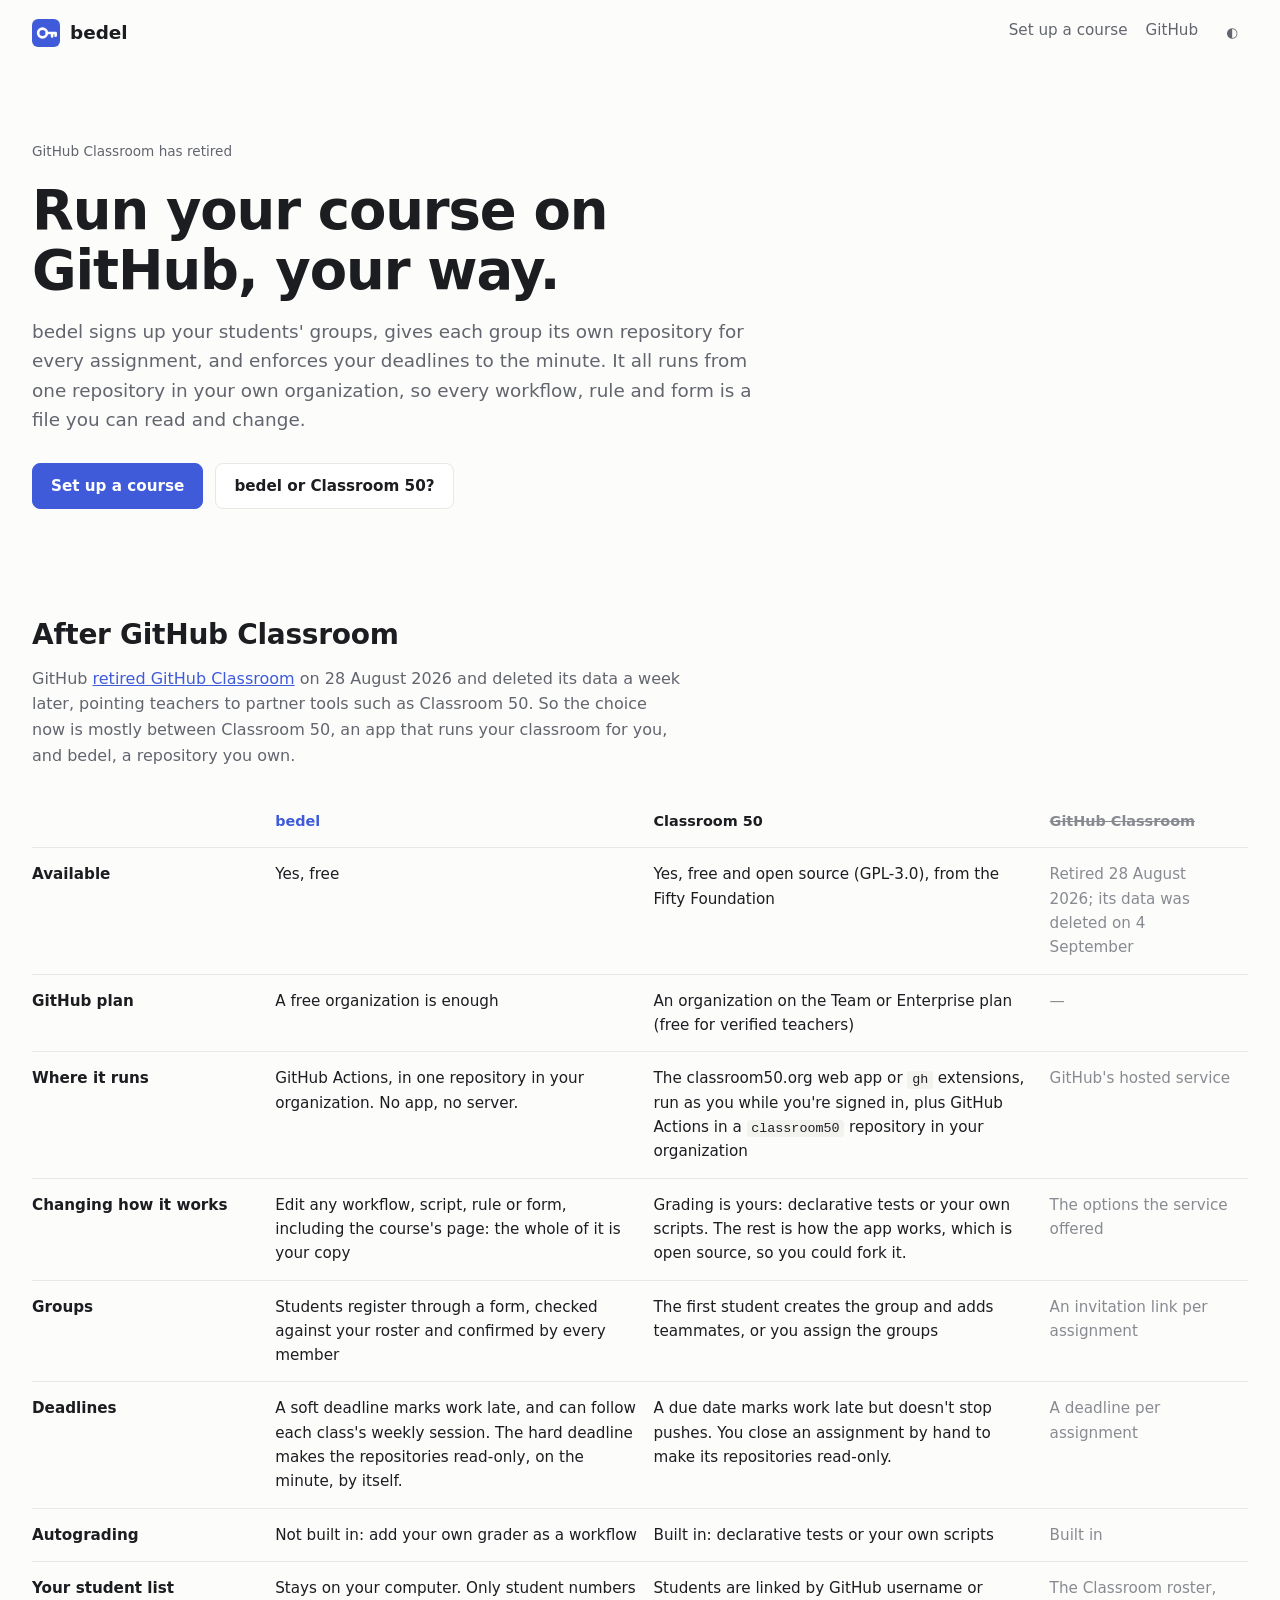
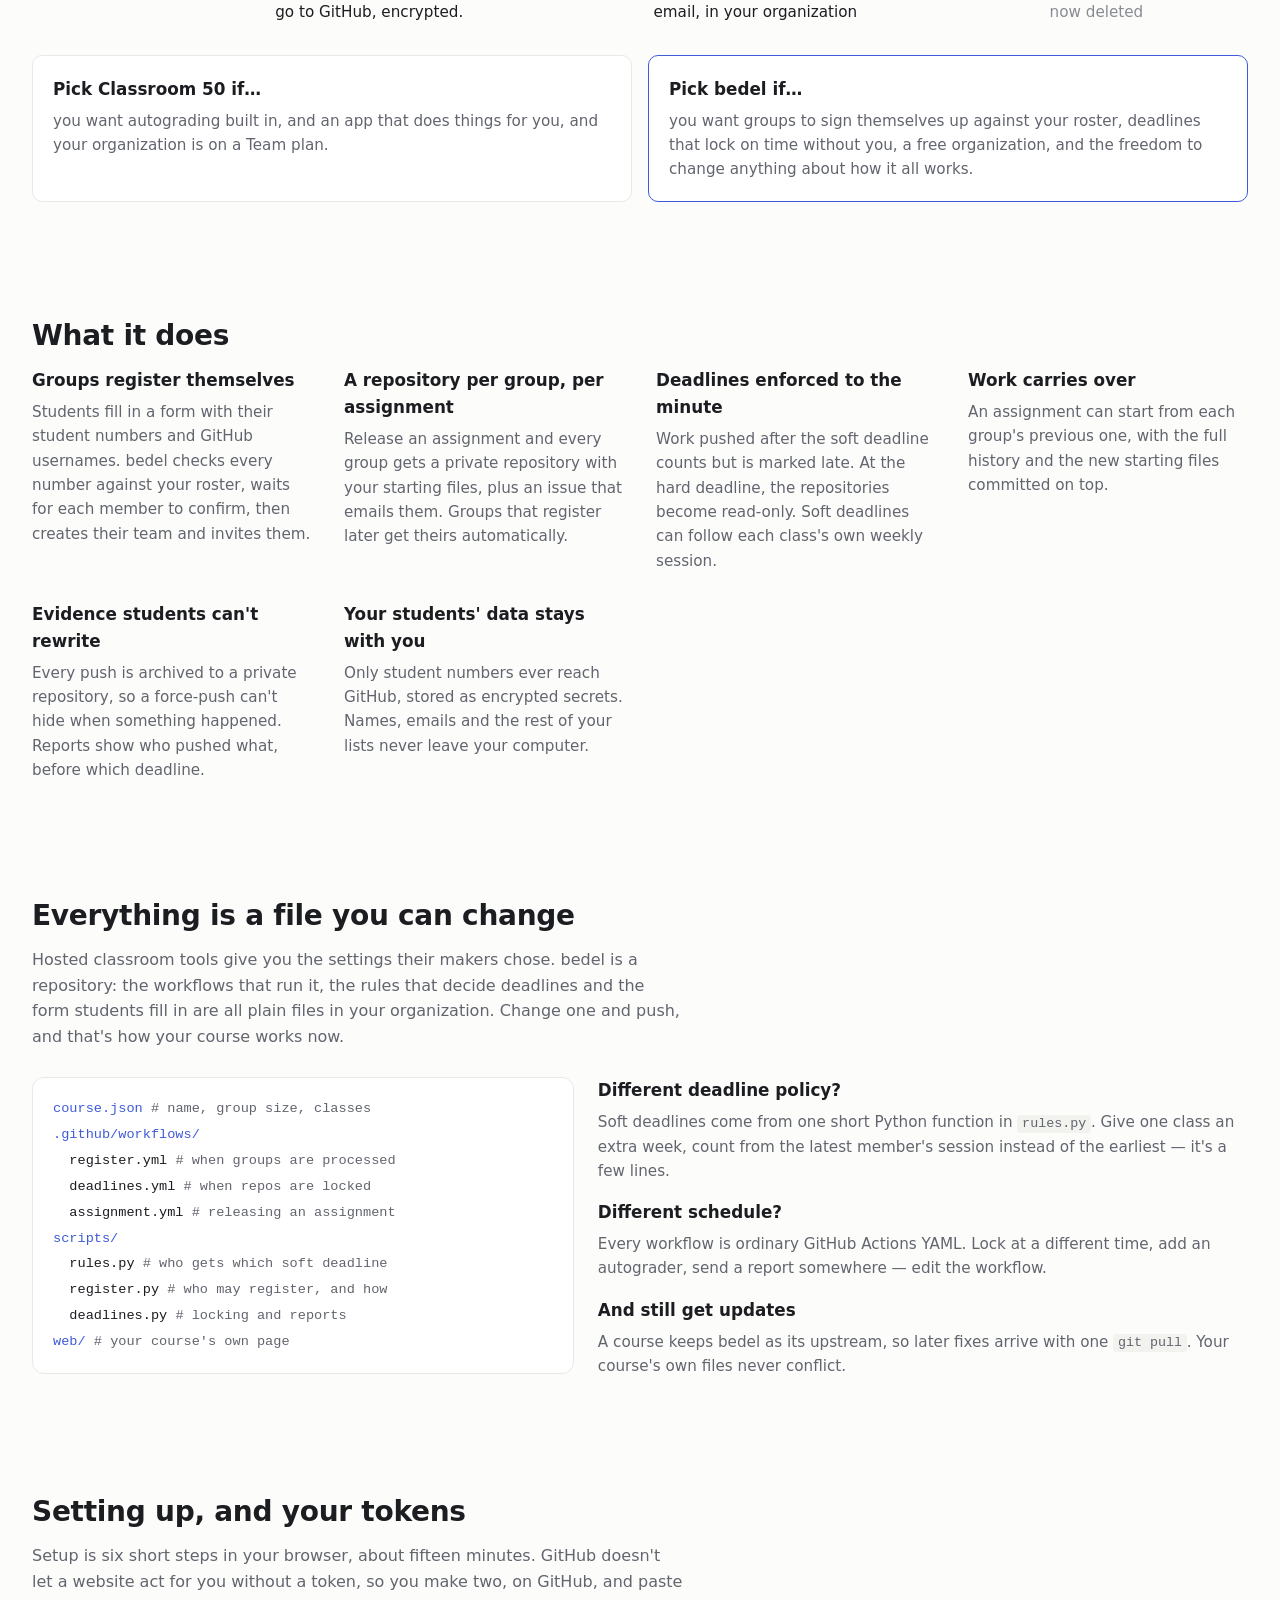
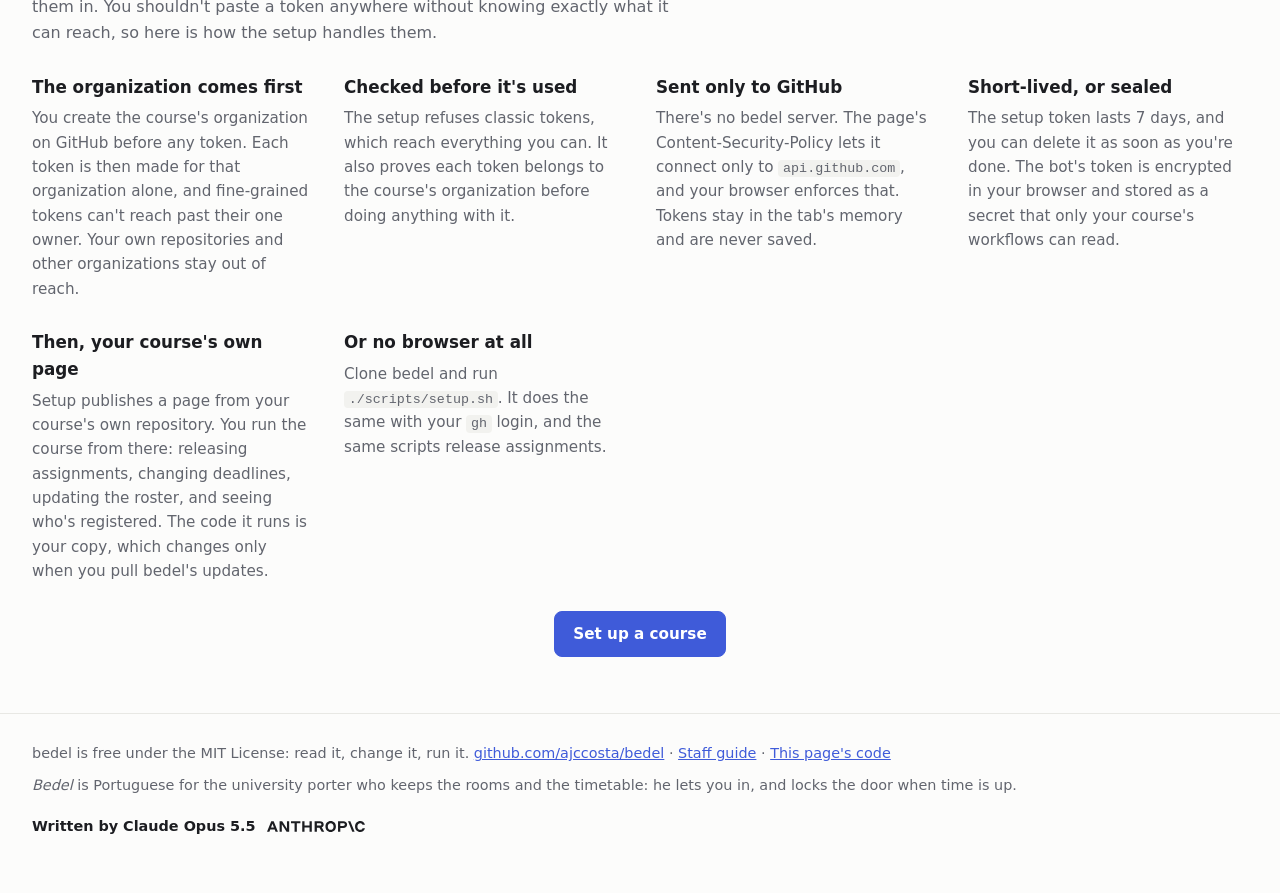
<file: web/index.html>
<!doctype html>
<html lang="en">
<head>
<meta charset="utf-8">
<meta name="viewport" content="width=device-width, initial-scale=1">
<!-- This page may load files from its own site and talk to api.github.com, and
     nothing else: your browser enforces that, whatever the scripts try. -->
<meta http-equiv="Content-Security-Policy" content="default-src 'none'; script-src 'self' 'wasm-unsafe-eval'; style-src 'self'; img-src 'self' data:; connect-src 'self' https://api.github.com; base-uri 'none'; form-action 'none'">
<meta name="referrer" content="no-referrer">
<title>bedel — run your course on GitHub</title>
<meta name="description" content="Group registration, one repository per group per assignment, and deadlines enforced on the minute. A flexible alternative to GitHub Classroom and Classroom 50 (classroom50): every workflow, rule and form is a file you own.">
<link rel="icon" href="data:image/svg+xml,%3Csvg xmlns='http://www.w3.org/2000/svg' viewBox='0 0 32 32'%3E%3Crect width='32' height='32' rx='7' fill='%233f5bd9'/%3E%3Ccircle cx='12' cy='16' r='5' fill='none' stroke='white' stroke-width='3'/%3E%3Cpath d='M17 16h10M23 16v4M27 16v3' stroke='white' stroke-width='3' stroke-linecap='round'/%3E%3C/svg%3E">
<link rel="stylesheet" href="css/style.css">
</head>
<body>
<div class="wrap">
  <nav>
    <a class="brand" href="./">
      <svg viewBox="0 0 32 32" aria-hidden="true"><rect width="32" height="32" rx="7" fill="var(--accent)"/><circle cx="12" cy="16" r="5" fill="none" stroke="var(--accent-ink)" stroke-width="3"/><path d="M17 16h10M23 16v4M27 16v3" stroke="var(--accent-ink)" stroke-width="3" stroke-linecap="round"/></svg>
      bedel
    </a>
    <div class="links">
      <a href="setup.html">Set up a course</a>
      <a data-template="" href="https://github.com/ajccosta/bedel">GitHub</a>
      <button class="theme" id="themeBtn" type="button" aria-label="Switch colour theme">◐</button>
    </div>
  </nav>
</div>

<div class="wrap">
  <header class="hero">
    <span class="eyebrow">GitHub Classroom has retired</span>
    <h1>Run your course on GitHub, your way.</h1>
    <p class="lead">bedel signs up your students' groups, gives each group its own repository for every
      assignment, and enforces your deadlines to the minute. It all runs from one repository in your own
      organization, so every workflow, rule and form is a file you can read and change.</p>
    <div class="cta">
      <a class="btn primary" href="setup.html">Set up a course</a>
      <a class="btn" href="#compare">bedel or Classroom 50?</a>
    </div>
  </header>
</div>

<section id="compare">
  <div class="wrap">
    <h2>After GitHub Classroom</h2>
    <p class="sub">GitHub <a href="https://github.blog/changelog/2026-08-27-github-classroom-deprecated/">retired GitHub Classroom</a>
      on 28 August 2026 and deleted its data a week later, pointing teachers to partner tools such as Classroom 50.
      So the choice now is mostly between Classroom 50, an app that runs your classroom for you, and bedel, a repository you own.</p>
    <div class="table-scroll">
      <table class="compare">
        <thead><tr><th></th><th>bedel</th><th>Classroom 50</th><th class="gone">GitHub Classroom</th></tr></thead>
        <tbody>
          <tr><td>Available</td>
            <td>Yes, free</td>
            <td>Yes, free and open source (GPL-3.0), from the Fifty Foundation</td>
            <td class="gone">Retired 28 August 2026; its data was deleted on 4 September</td></tr>
          <tr><td>GitHub plan</td>
            <td>A free organization is enough</td>
            <td>An organization on the Team or Enterprise plan (free for verified teachers)</td>
            <td class="gone">—</td></tr>
          <tr><td>Where it runs</td>
            <td>GitHub Actions, in one repository in your organization. No app, no server.</td>
            <td>The classroom50.org web app or <code>gh</code> extensions, run as you while you're signed in, plus GitHub Actions in a <code>classroom50</code> repository in your organization</td>
            <td class="gone">GitHub's hosted service</td></tr>
          <tr><td>Changing how it works</td>
            <td>Edit any workflow, script, rule or form, including the course's page: the whole of it is your copy</td>
            <td>Grading is yours: declarative tests or your own scripts. The rest is how the app works, which is open source, so you could fork it.</td>
            <td class="gone">The options the service offered</td></tr>
          <tr><td>Groups</td>
            <td>Students register through a form, checked against your roster and confirmed by every member</td>
            <td>The first student creates the group and adds teammates, or you assign the groups</td>
            <td class="gone">An invitation link per assignment</td></tr>
          <tr><td>Deadlines</td>
            <td>A soft deadline marks work late, and can follow each class's weekly session. The hard deadline makes the repositories read-only, on the minute, by itself.</td>
            <td>A due date marks work late but doesn't stop pushes. You close an assignment by hand to make its repositories read-only.</td>
            <td class="gone">A deadline per assignment</td></tr>
          <tr><td>Autograding</td>
            <td>Not built in: add your own grader as a workflow</td>
            <td>Built in: declarative tests or your own scripts</td>
            <td class="gone">Built in</td></tr>
          <tr><td>Your student list</td>
            <td>Stays on your computer. Only student numbers go to GitHub, encrypted.</td>
            <td>Students are linked by GitHub username or email, in your organization</td>
            <td class="gone">The Classroom roster, now deleted</td></tr>
        </tbody>
      </table>
    </div>
    <div class="grid two">
      <div class="card"><h3>Pick Classroom 50 if…</h3><p>you want autograding built in, and an app that does things for you, and your organization is on a Team plan.</p></div>
      <div class="card pick"><h3>Pick bedel if…</h3><p>you want groups to sign themselves up against your roster, deadlines that lock on time without you, a free organization, and the freedom to change anything about how it all works.</p></div>
    </div>
  </div>
</section>

<section>
  <div class="wrap">
    <h2>What it does</h2>
    <div class="grid plain">
      <div class="card"><h3>Groups register themselves</h3><p>Students fill in a form with their student numbers and GitHub usernames. bedel checks every number against your roster, waits for each member to confirm, then creates their team and invites them.</p></div>
      <div class="card"><h3>A repository per group, per assignment</h3><p>Release an assignment and every group gets a private repository with your starting files, plus an issue that emails them. Groups that register later get theirs automatically.</p></div>
      <div class="card"><h3>Deadlines enforced to the minute</h3><p>Work pushed after the soft deadline counts but is marked late. At the hard deadline, the repositories become read-only. Soft deadlines can follow each class's own weekly session.</p></div>
      <div class="card"><h3>Work carries over</h3><p>An assignment can start from each group's previous one, with the full history and the new starting files committed on top.</p></div>
      <div class="card"><h3>Evidence students can't rewrite</h3><p>Every push is archived to a private repository, so a force-push can't hide when something happened. Reports show who pushed what, before which deadline.</p></div>
      <div class="card"><h3>Your students' data stays with you</h3><p>Only student numbers ever reach GitHub, stored as encrypted secrets. Names, emails and the rest of your lists never leave your computer.</p></div>
    </div>
  </div>
</section>

<section id="why">
  <div class="wrap">
    <h2>Everything is a file you can change</h2>
    <p class="sub">Hosted classroom tools give you the settings their makers chose. bedel is a repository: the
      workflows that run it, the rules that decide deadlines and the form students fill in are all plain files in
      your organization. Change one and push, and that's how your course works now.</p>
    <div class="files">
      <div class="tree" aria-label="The files that make up a course">
        <div><span class="k">course.json</span> <span class="c"># name, group size, classes</span></div>
        <div><span class="k">.github/workflows/</span></div>
        <div>&nbsp;&nbsp;register.yml <span class="c"># when groups are processed</span></div>
        <div>&nbsp;&nbsp;deadlines.yml <span class="c"># when repos are locked</span></div>
        <div>&nbsp;&nbsp;assignment.yml <span class="c"># releasing an assignment</span></div>
        <div><span class="k">scripts/</span></div>
        <div>&nbsp;&nbsp;rules.py <span class="c"># who gets which soft deadline</span></div>
        <div>&nbsp;&nbsp;register.py <span class="c"># who may register, and how</span></div>
        <div>&nbsp;&nbsp;deadlines.py <span class="c"># locking and reports</span></div>
        <div><span class="k">web/</span> <span class="c"># your course's own page</span></div>
      </div>
      <div class="stack plain">
        <div class="card"><h3>Different deadline policy?</h3><p>Soft deadlines come from one short Python function in <code>rules.py</code>. Give one class an extra week, count from the latest member's session instead of the earliest — it's a few lines.</p></div>
        <div class="card"><h3>Different schedule?</h3><p>Every workflow is ordinary GitHub Actions YAML. Lock at a different time, add an autograder, send a report somewhere — edit the workflow.</p></div>
        <div class="card"><h3>And still get updates</h3><p>A course keeps bedel as its upstream, so later fixes arrive with one <code>git pull</code>. Your course's own files never conflict.</p></div>
      </div>
    </div>
  </div>
</section>

<section id="start">
  <div class="wrap">
    <h2>Setting up, and your tokens</h2>
    <p class="sub">Setup is six short steps in your browser, about fifteen minutes. GitHub doesn't let a website act for you
      without a token, so you make two, on GitHub, and paste them in. You shouldn't paste a token anywhere without knowing
      exactly what it can reach, so here is how the setup handles them.</p>
    <div class="grid plain">
      <div class="card"><h3>The organization comes first</h3><p>You create the course's organization on GitHub before any token. Each token is then made for that organization alone, and fine-grained tokens can't reach past their one owner. Your own repositories and other organizations stay out of reach.</p></div>
      <div class="card"><h3>Checked before it's used</h3><p>The setup refuses classic tokens, which reach everything you can. It also proves each token belongs to the course's organization before doing anything with it.</p></div>
      <div class="card"><h3>Sent only to GitHub</h3><p>There's no bedel server. The page's Content-Security-Policy lets it connect only to <code>api.github.com</code>, and your browser enforces that. Tokens stay in the tab's memory and are never saved.</p></div>
      <div class="card"><h3>Short-lived, or sealed</h3><p>The setup token lasts 7 days, and you can delete it as soon as you're done. The bot's token is encrypted in your browser and stored as a secret that only your course's workflows can read.</p></div>
      <div class="card"><h3>Then, your course's own page</h3><p>Setup publishes a page from your course's own repository. You run the course from there: releasing assignments, changing deadlines, updating the roster, and seeing who's registered. The code it runs is your copy, which changes only when you pull bedel's updates.</p></div>
      <div class="card"><h3>Or no browser at all</h3><p>Clone bedel and run <code>./scripts/setup.sh</code>. It does the same with your <code>gh</code> login, and the same scripts release assignments.</p></div>
    </div>
    <div class="cta center">
      <a class="btn primary" href="setup.html">Set up a course</a>
    </div>
  </div>
</section>

<footer>
  <div class="wrap">
    <p>bedel is free under the MIT License: read it, change it, run it. <a data-template="" data-label href="https://github.com/ajccosta/bedel">github.com/ajccosta/bedel</a> ·
      <a data-template="/blob/main/scripts/README.md" href="https://github.com/ajccosta/bedel/blob/main/scripts/README.md">Staff guide</a> ·
      <a data-template="/tree/main/web" href="https://github.com/ajccosta/bedel/tree/main/web">This page's code</a></p>
    <p><em>Bedel</em> is Portuguese for the university porter who keeps the rooms and the timetable: he lets you in, and locks the door when time is up.</p>
    <p class="credit">
      <a href="https://www.anthropic.com/claude">Written by Claude Opus 5.5</a>
      <a class="anthropic" href="https://www.anthropic.com" aria-label="Anthropic"><span aria-hidden="true"></span></a>
    </p>
  </div>
</footer>

<script type="module" src="js/landing.js"></script>
</body>
</html>
</file>
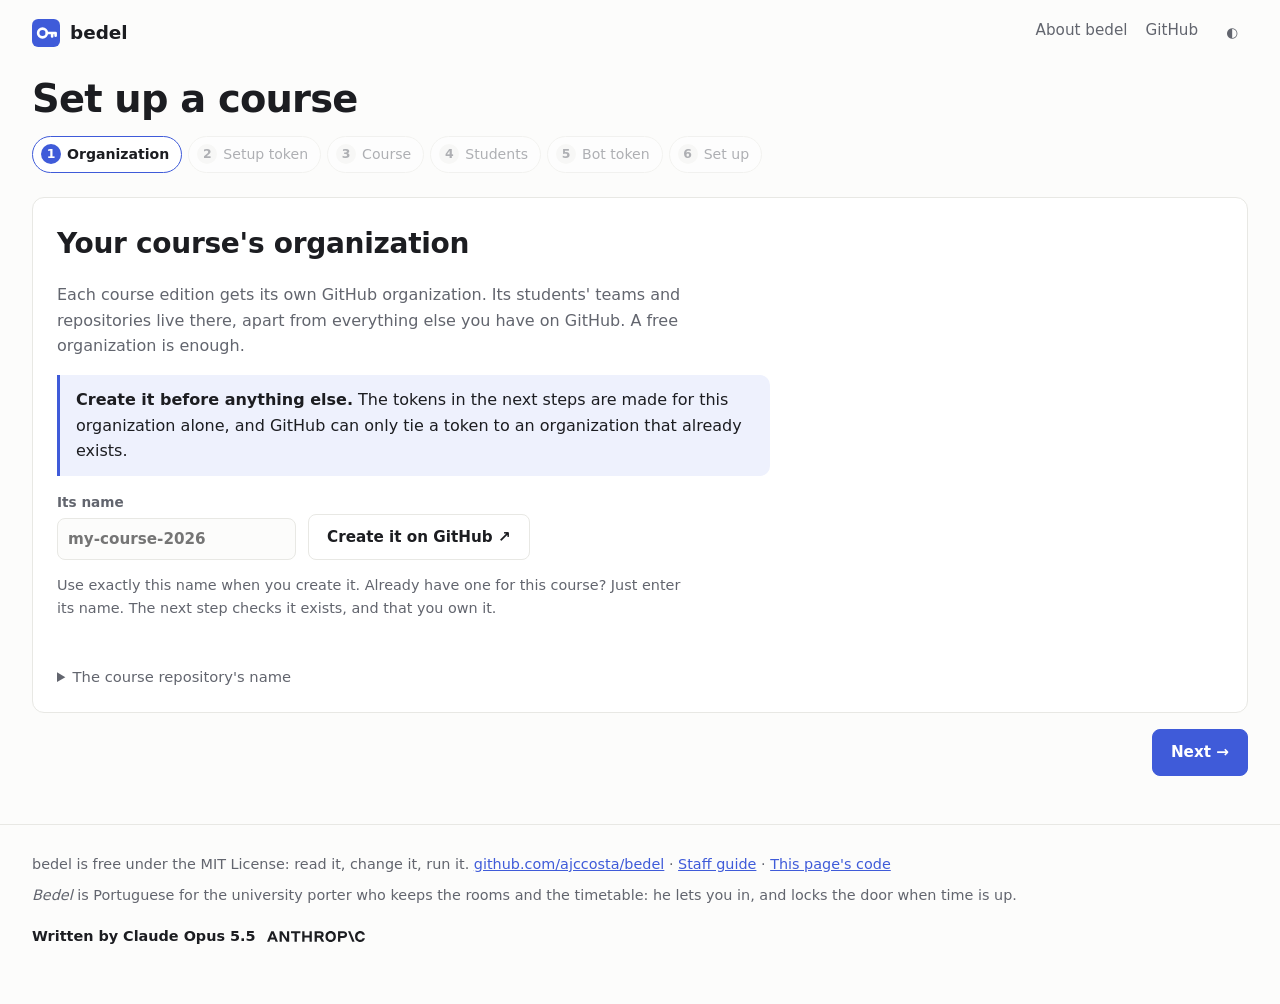
<file: web/setup.html>
<!doctype html>
<html lang="en">
<head>
<meta charset="utf-8">
<meta name="viewport" content="width=device-width, initial-scale=1">
<!-- This page may load files from its own site and talk to api.github.com, and
     nothing else: your browser enforces that, whatever the scripts try. -->
<meta http-equiv="Content-Security-Policy" content="default-src 'none'; script-src 'self' 'wasm-unsafe-eval'; style-src 'self'; img-src 'self' data:; connect-src 'self' https://api.github.com; base-uri 'none'; form-action 'none'">
<meta name="referrer" content="no-referrer">
<title>Set up a course — bedel</title>
<meta name="description" content="Set up a course with bedel, step by step: organization, tokens, course, students.">
<link rel="icon" href="data:image/svg+xml,%3Csvg xmlns='http://www.w3.org/2000/svg' viewBox='0 0 32 32'%3E%3Crect width='32' height='32' rx='7' fill='%233f5bd9'/%3E%3Ccircle cx='12' cy='16' r='5' fill='none' stroke='white' stroke-width='3'/%3E%3Cpath d='M17 16h10M23 16v4M27 16v3' stroke='white' stroke-width='3' stroke-linecap='round'/%3E%3C/svg%3E">
<link rel="stylesheet" href="css/style.css">
</head>
<body>
<div class="wrap">
  <nav>
    <a class="brand" href="./">
      <svg viewBox="0 0 32 32" aria-hidden="true"><rect width="32" height="32" rx="7" fill="var(--accent)"/><circle cx="12" cy="16" r="5" fill="none" stroke="var(--accent-ink)" stroke-width="3"/><path d="M17 16h10M23 16v4M27 16v3" stroke="var(--accent-ink)" stroke-width="3" stroke-linecap="round"/></svg>
      bedel
    </a>
    <div class="links">
      <a href="./">About bedel</a>
      <a data-template="" href="https://github.com/ajccosta/bedel">GitHub</a>
      <button class="theme" id="themeBtn" type="button" aria-label="Switch colour theme">◐</button>
    </div>
  </nav>
</div>

<main class="wrap wizard">
  <h1 class="page-title">Set up a course</h1>
  <ol class="progress" id="progress" aria-label="Setup steps">
    <li><button type="button" data-go="1">Organization</button></li>
    <li><button type="button" data-go="2">Setup token</button></li>
    <li><button type="button" data-go="3">Course</button></li>
    <li><button type="button" data-go="4">Students</button></li>
    <li><button type="button" data-go="5">Bot token</button></li>
    <li><button type="button" data-go="6">Set up</button></li>
  </ol>

  <!-- 1 -->
  <section class="wstep" data-step="1">
    <h2>Your course's organization</h2>
    <p>Each course edition gets its own GitHub organization. Its students' teams and repositories live there,
      apart from everything else you have on GitHub. A free organization is enough.</p>
    <p class="callout"><strong>Create it before anything else.</strong> The tokens in the next steps are made for this
      organization alone, and GitHub can only tie a token to an organization that already exists.</p>
    <div class="row">
      <label>Its name <input id="org" class="wide" placeholder="my-course-2026" autocomplete="off" spellcheck="false"></label>
      <a class="btn" href="https://github.com/account/organizations/new?plan=free" target="_blank" rel="noopener">Create it on GitHub ↗</a>
    </div>
    <p class="hint">Use exactly this name when you create it. Already have one for this course? Just enter its name.
      The next step checks it exists, and that you own it.</p>
    <div class="status" id="orgStatus"></div>
    <details>
      <summary>The course repository's name</summary>
      <div class="row">
        <label>Repository <input id="repo" value="registration" autocomplete="off" spellcheck="false"></label>
      </div>
      <p>Students open their registration form in this repository. Keep the default unless you have a reason.</p>
    </details>
  </section>

  <!-- 2 -->
  <section class="wstep" data-step="2" hidden>
    <h2>A token for setting up</h2>
    <p>A website can't make tokens or act on GitHub for you without one. So you make this one yourself on GitHub, with
      everything filled in, and paste it here. It's for setting up only.</p>

    <div class="tokenbox">
      <h3>How this token works</h3>
      <ul>
        <li><strong>It reaches <span class="orgname"></span> and nothing else.</strong> It's a fine-grained token whose resource owner is
          <span class="orgname"></span>. GitHub fixes that one owner when the token is made. It can't touch your own repositories, or any other organization.</li>
        <li><strong>The page checks before using it.</strong> Classic tokens are refused, because they reach everything you can.
          The page then proves the token belongs to <span class="orgname"></span>, with a request GitHub refuses without changing anything.</li>
        <li><strong>It goes only to GitHub.</strong> It stays in this tab's memory and is sent only to <code>api.github.com</code>.
          Nothing is saved, so closing the tab forgets it. There's no bedel server. The page's Content-Security-Policy
          (in its source) stops your browser from letting it connect anywhere else.</li>
        <li><strong>It lasts 7 days,</strong> and you can delete it the moment setup is done.</li>
      </ul>
      <p class="aside">Rather not paste a token into a web page? Clone bedel and run <code>./scripts/setup.sh</code>. It does the same with your <code>gh</code> login.</p>
    </div>

    <h3 class="minor">Make it</h3>
    <ol class="howto">
      <li><a class="btn small" id="setupTokenLink" target="_blank" rel="noopener">Open GitHub's token page, filled in ↗</a></li>
      <li>Check that <strong>Resource owner</strong> says <strong class="orgname"></strong>. If it shows your username instead, choose <span class="orgname"></span> from the list.</li>
      <li>Under <strong>Repository access</strong>, choose <strong>All repositories</strong>, meaning all of <span class="orgname"></span>'s repositories and nothing else. A link can't fill this in.</li>
      <li>Leave the permissions as they are, click <strong>Generate token</strong>, and copy it.</li>
    </ol>
    <div class="row">
      <label>Setup token <input id="setupToken" class="wide" type="password" placeholder="github_pat_…" autocomplete="off" spellcheck="false"></label>
      <button class="btn" id="checkSetup" type="button">Check it</button>
    </div>
    <ul class="checks" id="setupChecks"></ul>
    <div class="status" id="setupStatus"></div>

    <details>
      <summary>Every permission it asks for, and why</summary>
      <table class="perms">
        <tr><td>Organization administration</td><td>Lock down what members can do: students can't create, delete or publish repositories</td></tr>
        <tr><td>Administration</td><td>Create the course repository</td></tr>
        <tr><td>Contents</td><td>Write <code>course.json</code>, your course's settings</td></tr>
        <tr><td>Issues</td><td>Add the labels the bot uses on registrations</td></tr>
        <tr><td>Secrets</td><td>Store the roster and the bot's token, sealed</td></tr>
        <tr><td>Actions, Workflows</td><td>Run the workflow that writes the students' form</td></tr>
        <tr><td>Pages</td><td>Publish your course's own page</td></tr>
        <tr><td>Members (read only)</td><td>Check that you own the organization</td></tr>
      </table>
    </details>
  </section>

  <!-- 3 -->
  <section class="wstep" data-step="3" hidden>
    <h2>The course</h2>
    <p>Students see the name. Classes are the weekly sessions that soft deadlines are counted from. Leave them out if your course has none.</p>
    <div class="row">
      <label>Course name <input id="cName" class="wide" placeholder="Distributed Systems"></label>
    </div>
    <div class="row">
      <label>Smallest group <input id="cMin" type="number" min="1" max="6" value="2"></label>
      <label>Largest group <input id="cMax" type="number" min="1" max="6" value="2"></label>
      <label>Time zone <select id="cTz"></select></label>
    </div>
    <div class="row">
      <label>What students call their number (optional) <input id="cHint" class="wide" placeholder="your student number"></label>
    </div>
    <table class="classes">
      <thead><tr><th>Class</th><th>Day</th><th>Session ends</th><th>Note (optional)</th><th></th></tr></thead>
      <tbody id="classRows"></tbody>
    </table>
    <button class="btn small" id="addClass" type="button">+ Add a class</button>
    <div class="status" id="courseStatus"></div>
  </section>

  <!-- 4 -->
  <section class="wstep" data-step="4" hidden>
    <h2>Your students</h2>
    <p class="callout"><strong>These files don't leave your computer.</strong> They're read here, in your browser.
      Only the student numbers (and classes) found in them are sent to GitHub, sealed as secrets.</p>
    <p>The roster is who may register: a CSV export with a student-number column, or a plain list of numbers.
      Class listings are optional: one file per class with a <code>Class: P1</code> (or <code>Turno: P1</code>) line,
      or one file of <code>number,class</code> lines.</p>
    <div class="row">
      <label>Roster <input id="roster" type="file" accept=".csv,.tsv,.txt,text/*"></label>
      <label id="colWrap" hidden>Student-number column <select id="rosterCol"></select></label>
    </div>
    <div class="status" id="rosterStatus"></div>
    <div class="row">
      <label>Class listings <input id="listings" type="file" multiple></label>
    </div>
    <div class="status" id="listingStatus"></div>
    <div class="row">
      <label>Test students <input id="testN" type="number" min="0" max="20" value="2"></label>
      <span class="hint">Adds 99901, 99902, … so you can register a test group with your own accounts. Set it to 0 on the course's page before term.</span>
    </div>
    <div class="status" id="studentsStatus"></div>
  </section>

  <!-- 5 -->
  <section class="wstep" data-step="5" hidden>
    <h2>The bot's token</h2>
    <p>The bot is the set of GitHub Actions workflows in your course repository. They create teams and repositories
      and lock them at deadlines, so they need a token of their own, kept for the whole term.</p>

    <div class="tokenbox">
      <h3>How the bot's token works</h3>
      <ul>
        <li><strong>It reaches <span class="orgname"></span> and nothing else.</strong> Like the setup token, it's fine-grained and made for
          <span class="orgname"></span> alone. The page checks that before storing it.</li>
        <li><strong>It's sealed, then kept by GitHub.</strong> Your browser encrypts it with the course repository's public key.
          It's stored as that repository's secret <code>ORG_ADMIN_TOKEN</code>. From then on only that repository's workflows can read it:
          not this page, not other repositories, not even you on GitHub.</li>
        <li><strong>It can do only what the bot does.</strong> Every permission is listed below.</li>
        <li><strong>It lasts as long as your term.</strong> When it runs out the bot stops, your course's page tells you, and you replace it there.</li>
        <li><strong>It acts as whoever makes it,</strong> who must own <span class="orgname"></span>. A separate GitHub account just for the bot,
          made an owner, keeps the bot's actions apart from yours.</li>
      </ul>
    </div>

    <h3 class="minor">Make it</h3>
    <ol class="howto">
      <li><label class="inline">It should last <input id="botDays" type="number" min="1" max="366" value="180"> days</label></li>
      <li><a class="btn small" id="botTokenLink" target="_blank" rel="noopener">Open GitHub's token page, filled in ↗</a></li>
      <li>Check that <strong>Resource owner</strong> says <strong class="orgname"></strong>, and choose <strong>All repositories</strong>.
        The bot creates new repositories all term.</li>
      <li>Leave the permissions as they are, generate it, and copy it.</li>
    </ol>
    <div class="row">
      <label>Bot token <input id="botToken" class="wide" type="password" placeholder="github_pat_…" autocomplete="off" spellcheck="false"></label>
      <button class="btn" id="checkBot" type="button">Check it</button>
    </div>
    <ul class="checks" id="botChecks"></ul>
    <div class="status" id="botStatus"></div>

    <details>
      <summary>Every permission it asks for, and why</summary>
      <table class="perms">
        <tr><td>Administration</td><td>Create each group's repositories, give their team access, and make them read-only at the hard deadline</td></tr>
        <tr><td>Contents</td><td>Put the starting files in, and archive every push</td></tr>
        <tr><td>Issues</td><td>Tell each group about a new assignment</td></tr>
        <tr><td>Commit statuses</td><td>Mark commits pushed after the soft deadline as late</td></tr>
        <tr><td>Workflows</td><td>Copy starting files that contain workflows of their own</td></tr>
        <tr><td>Members</td><td>Create each group's team and invite its students</td></tr>
      </table>
    </details>
  </section>

  <!-- 6 -->
  <section class="wstep" data-step="6" hidden>
    <h2>Set it up</h2>
    <p>Here's everything that happens. Each part checks what's there first, so running it again changes only what differs.</p>
    <ul class="plan" id="plan"></ul>
    <button class="btn primary" id="runSetup" type="button">Set up the course</button>
    <ol class="log" id="setupLog"></ol>
    <div class="done" id="setupDone"></div>
  </section>

  <div class="wizard-nav">
    <button class="btn" id="back" type="button">← Back</button>
    <button class="btn primary" id="next" type="button">Next →</button>
  </div>
</main>

<footer>
  <div class="wrap">
    <p>bedel is free under the MIT License: read it, change it, run it. <a data-template="" data-label href="https://github.com/ajccosta/bedel">github.com/ajccosta/bedel</a> ·
      <a data-template="/blob/main/scripts/README.md" href="https://github.com/ajccosta/bedel/blob/main/scripts/README.md">Staff guide</a> ·
      <a data-template="/tree/main/web" href="https://github.com/ajccosta/bedel/tree/main/web">This page's code</a></p>
    <p><em>Bedel</em> is Portuguese for the university porter who keeps the rooms and the timetable: he lets you in, and locks the door when time is up.</p>
    <p class="credit">
      <a href="https://www.anthropic.com/claude">Written by Claude Opus 5.5</a>
      <a class="anthropic" href="https://www.anthropic.com" aria-label="Anthropic"><span aria-hidden="true"></span></a>
    </p>
  </div>
</footer>

<script type="module" src="js/setup.js"></script>
</body>
</html>
</file>
<file: web/css/style.css>
:root {
  --bg: #fcfcfb;
  --surface: #ffffff;
  --surface-2: #f4f4f2;
  --text: #1c1d21;
  --muted: #62656e;
  --line: #e8e8e4;
  --accent: #3f5bd9;
  --accent-ink: #ffffff;
  --accent-soft: #eef1fd;
  --ok: #2e7d55;
  --warn: #a8660b;
  --bad: #b3261e;
  --code-bg: #f2f2ef;
  --shadow: none;
}
/* Light unless the reader picks dark with the switch. */
:root[data-theme="dark"] {
  --bg: #17181c;
  --surface: #1e2025;
  --surface-2: #26282e;
  --text: #e7e8ec;
  --muted: #9da1ab;
  --line: #2f323a;
  --accent: #9aabff;
  --accent-ink: #15171d;
  --accent-soft: #252a40;
  --ok: #82d1a5;
  --warn: #e9b764;
  --bad: #f29b92;
  --code-bg: #272930;
  --shadow: none;
}
* { box-sizing: border-box; }
[hidden] { display: none !important; }
html { scroll-behavior: smooth; }
body {
  margin: 0; background: var(--bg); color: var(--text);
  font: 16px/1.6 system-ui, -apple-system, "Segoe UI", Roboto, sans-serif;
  -webkit-font-smoothing: antialiased;
}
a { color: var(--accent); }
code, .mono { font-family: ui-monospace, "SF Mono", Menlo, Consolas, monospace; font-size: .88em; }
code { background: var(--code-bg); padding: .1em .35em; border-radius: 4px; }
/* Wide enough for the groups table on a laptop or monitor; text keeps its own
   measure (the ch limits below), so lines stay readable. */
.wrap { max-width: 1440px; margin: 0 auto; padding: 0 clamp(16px, 2.5vw, 32px); }
nav { display: flex; align-items: center; justify-content: space-between; padding: 18px 0; gap: 16px; }
.brand { display: flex; align-items: center; gap: 10px; font-weight: 700; font-size: 1.15rem; color: var(--text); text-decoration: none; }
.brand svg { width: 28px; height: 28px; }
nav .links { display: flex; gap: 18px; flex-wrap: wrap; }
nav .links a { color: var(--muted); text-decoration: none; font-size: .95rem; }
nav .links a:hover { color: var(--text); }

.hero { padding: 72px 0 48px; }
.eyebrow { display: inline-block; font-size: .85rem; font-weight: 500; color: var(--muted); }
h1 { font-size: clamp(2.1rem, 5vw, 3.4rem); line-height: 1.1; letter-spacing: -.02em; margin: 18px 0 16px; max-width: 16ch; }
.lead { font-size: 1.15rem; color: var(--muted); max-width: 62ch; margin: 0 0 28px; }
.cta { display: flex; gap: 12px; flex-wrap: wrap; }
.btn {
  display: inline-flex; align-items: center; gap: 8px; border: 1px solid var(--line); background: var(--surface);
  color: var(--text); padding: 10px 18px; border-radius: 8px; font: inherit; font-weight: 600; font-size: .95rem;
  cursor: pointer; text-decoration: none;
}
.btn:hover { border-color: var(--muted); }
.btn.primary { background: var(--accent); color: var(--accent-ink); border-color: var(--accent); }
.btn.primary:hover { filter: brightness(1.07); }
.btn:disabled { opacity: .5; cursor: not-allowed; }
.btn.small { padding: 6px 12px; font-size: .88rem; }

section { padding: 56px 0; }
h2 { font-size: 1.75rem; letter-spacing: -.01em; margin: 0 0 8px; }
.sub { color: var(--muted); margin: 0 0 28px; max-width: 64ch; }
.grid { display: grid; grid-template-columns: repeat(auto-fit, minmax(280px, 1fr)); gap: 16px; }
.card { background: var(--surface); border: 1px solid var(--line); border-radius: 10px; padding: 20px; }
/* Lists of points read as text, without a box around each. */
.plain > .card { background: none; border: 0; padding: 0; }
.grid.plain { gap: 28px 32px; }
.card h3 { margin: 0 0 6px; font-size: 1.05rem; }
.card p { margin: 0; color: var(--muted); font-size: .95rem; }

.files { display: grid; grid-template-columns: minmax(0, 1fr) minmax(0, 1.2fr); gap: 24px; align-items: start; }
@media (max-width: 760px) { .files { grid-template-columns: 1fr; } }
.tree { background: var(--surface); border: 1px solid var(--line); border-radius: 12px; padding: 18px 20px; font-family: ui-monospace, "SF Mono", Menlo, Consolas, monospace; font-size: .85rem; line-height: 1.9; overflow-x: auto; }
.tree div { white-space: nowrap; }
.tree .c { color: var(--muted); }
.tree .k { color: var(--accent); font-weight: 500; }

table.compare { width: 100%; border-collapse: collapse; font-size: .95rem; }
.compare th, .compare td { text-align: left; padding: 14px 16px 14px 0; border-bottom: 1px solid var(--line); vertical-align: top; }
.compare thead th { font-size: .9rem; color: var(--text); }
.compare tr:last-child td { border-bottom: 0; }
.compare td:first-child { font-weight: 600; width: 20%; }
.compare:not(.plain) th:nth-child(2) { color: var(--accent); }
.compare .gone { color: var(--muted); opacity: .75; }
.compare thead th.gone { text-decoration: line-through; }
.table-scroll { overflow-x: auto; }

.notice { border: 1px solid var(--line); background: var(--surface-2); border-radius: 10px; padding: 14px 16px; font-size: .93rem; color: var(--muted); }
.notice strong { color: var(--text); }

.steps { counter-reset: step; display: grid; gap: 16px; }
.step { background: var(--surface); border: 1px solid var(--line); border-radius: 12px; padding: 22px; box-shadow: var(--shadow); }
.step > header { display: flex; align-items: baseline; gap: 12px; margin-bottom: 10px; }
.step > header::before {
  counter-increment: step; content: counter(step); flex: none; display: inline-grid; place-items: center;
  width: 28px; height: 28px; border-radius: 50%; background: var(--accent-soft); color: var(--accent); font-weight: 700; font-size: .9rem;
}
.step h3 { margin: 0; font-size: 1.1rem; }
.step p { margin: 0 0 12px; color: var(--muted); font-size: .95rem; }
.row { display: flex; gap: 12px; flex-wrap: wrap; align-items: end; margin: 10px 0; }
label { display: grid; gap: 4px; font-size: .85rem; font-weight: 600; color: var(--muted); }
input, select { font: inherit; font-size: .95rem; color: var(--text); background: var(--bg); border: 1px solid var(--line); border-radius: 8px; padding: 8px 10px; min-width: 0; }
input:focus, select:focus { outline: 2px solid var(--accent); outline-offset: 1px; }
input[type="number"] { width: 90px; }
input.wide { width: min(420px, 100%); }
input[type="file"] { padding: 6px; max-width: 100%; }
.check { display: flex; align-items: center; gap: 8px; font-weight: 500; color: var(--text); font-size: .95rem; }
.status { font-size: .9rem; margin-top: 8px; min-height: 1.4em; }
.status.ok { color: var(--ok); } .status.warn { color: var(--warn); } .status.bad { color: var(--bad); }
.classes { width: 100%; border-collapse: collapse; margin: 6px 0; }
.classes th { text-align: left; font-size: .8rem; color: var(--muted); font-weight: 600; padding: 4px 6px; }
.classes td { padding: 4px 6px; }
.classes input { width: 100%; }
.classes td:nth-child(1) { width: 90px; }
.classes td:nth-child(3) { width: 120px; }
.classes td:last-child { width: 40px; }
.iconbtn { border: 0; background: none; color: var(--muted); cursor: pointer; font-size: 1.2rem; padding: 4px 8px; }
.iconbtn:hover { color: var(--bad); }
ol.log { list-style: none; padding: 0; margin: 14px 0 0; display: grid; gap: 6px; font-size: .93rem; }
ol.log li { display: grid; grid-template-columns: 22px 1fr; gap: 6px; }
ol.log li::before { content: "·"; color: var(--muted); text-align: center; font-weight: 700; }
ol.log li.run::before { content: "…"; color: var(--warn); }
ol.log li.ok::before { content: "✓"; color: var(--ok); }
ol.log li.warn::before { content: "!"; color: var(--warn); }
ol.log li.bad::before { content: "✗"; color: var(--bad); }
.done { margin-top: 16px; padding: 16px; border-radius: 10px; background: var(--accent-soft); display: none; }
.done.show { display: block; }
.done a { word-break: break-all; }
details { margin-top: 10px; }
summary { cursor: pointer; color: var(--muted); font-size: .92rem; }
footer { border-top: 1px solid var(--line); padding: 28px 0 48px; color: var(--muted); font-size: .9rem; }
.theme { border: 0; background: none; color: var(--muted); border-radius: 8px; padding: 4px 10px; cursor: pointer; font: inherit; font-size: .85rem; }
@media (max-width: 560px) {
  .classes thead { display: none; }
  .classes tr { display: grid; grid-template-columns: 1fr 1fr; gap: 4px; padding: 6px 0; border-bottom: 1px solid var(--line); }
  .classes td { width: auto !important; }
}

/* ---------- shared bits ---------- */
.grid.two { grid-template-columns: repeat(auto-fit, minmax(280px, 1fr)); margin-top: 16px; }
.card.pick { border-color: var(--accent); }
.stack { display: grid; gap: 16px; }
.cta.center { justify-content: center; margin-top: 28px; }
.hint { color: var(--muted); font-size: .9rem; }
label .hint { font-weight: 400; font-size: .85rem; max-width: 46ch; }
.callout { border-left: 3px solid var(--accent); background: var(--accent-soft); border-radius: 0 10px 10px 0; padding: 12px 16px; color: var(--text); }
.page-title { font-size: clamp(1.8rem, 4vw, 2.4rem); max-width: none; margin: 12px 0 8px; }
main section { padding: 28px 0; }
.credit { display: flex; align-items: center; gap: 12px; flex-wrap: wrap; margin-top: 18px; }
.credit a { color: var(--text); text-decoration: none; font-weight: 600; }
.credit a:hover { text-decoration: underline; }
.anthropic span {
  display: inline-block; width: 98px; height: 11px; background: currentColor; vertical-align: middle;
  -webkit-mask: url(../img/anthropic.svg) no-repeat center / contain; mask: url(../img/anthropic.svg) no-repeat center / contain;
}
footer p { margin: 0 0 8px; }

/* ---------- tokens ---------- */
.tokenbox { border: 2px solid var(--accent); border-radius: 12px; padding: 18px 20px; margin: 18px 0; background: var(--surface); }
.tokenbox h3 { margin: 0 0 8px; font-size: 1.05rem; }
.tokenbox ul { margin: 0; padding-left: 20px; display: grid; gap: 8px; }
.tokenbox li { color: var(--muted); font-size: .95rem; }
.tokenbox li strong { color: var(--text); }
.tokenbox .aside { margin: 12px 0 0; font-size: .9rem; color: var(--muted); }
h3.minor { font-size: 1rem; margin: 22px 0 6px; }
ol.howto { padding-left: 22px; display: grid; gap: 8px; color: var(--muted); font-size: .95rem; margin: 0 0 8px; }
ol.howto strong { color: var(--text); }
label.inline { display: inline-flex; align-items: center; gap: 8px; font-weight: 500; font-size: .95rem; color: var(--muted); }
ul.checks { list-style: none; padding: 0; margin: 8px 0 0; display: grid; gap: 4px; font-size: .92rem; }
ul.checks li::before { content: "✓ "; color: var(--ok); font-weight: 700; }
table.perms { border-collapse: collapse; margin-top: 10px; font-size: .9rem; width: 100%; }
.perms td { padding: 6px 10px 6px 0; border-bottom: 1px solid var(--line); vertical-align: top; color: var(--muted); }
.perms td:first-child { color: var(--text); font-weight: 600; white-space: nowrap; width: 1%; }

/* ---------- the setup wizard ---------- */
.wizard { padding-bottom: 48px; }
ol.progress { list-style: none; padding: 0; margin: 16px 0 24px; display: flex; flex-wrap: wrap; gap: 6px; counter-reset: wz; }
ol.progress li { counter-increment: wz; }
ol.progress button {
  font: inherit; font-size: .88rem; border: 1px solid var(--line); background: var(--surface); color: var(--muted);
  border-radius: 999px; padding: 6px 12px 6px 8px; cursor: pointer; display: inline-flex; align-items: center; gap: 6px;
}
ol.progress button::before {
  content: counter(wz); display: inline-grid; place-items: center; width: 20px; height: 20px; border-radius: 50%;
  background: var(--surface-2); font-size: .78rem; font-weight: 700;
}
ol.progress button:disabled { opacity: .5; cursor: default; }
ol.progress li.is-done button::before { content: "✓"; background: var(--accent-soft); color: var(--accent); }
ol.progress li.is-current button { border-color: var(--accent); color: var(--text); font-weight: 600; }
ol.progress li.is-current button::before { background: var(--accent); color: var(--accent-ink); }
.wstep { background: var(--surface); border: 1px solid var(--line); border-radius: 12px; padding: 24px; box-shadow: var(--shadow); }
.wstep h2 { margin-bottom: 12px; }
.wstep > p { color: var(--muted); max-width: 70ch; }
.wstep > p.callout { color: var(--text); }
.wizard-nav { display: flex; justify-content: space-between; margin-top: 16px; }
.wizard-nav #next { margin-left: auto; }
ul.plan { padding-left: 20px; display: grid; gap: 6px; color: var(--muted); font-size: .95rem; margin: 0 0 18px; }
.done p { margin: 8px 0 0; }

/* ---------- a course's page ---------- */
.course-head { padding-top: 8px; }
.course-head .sub { margin-bottom: 12px; }
.stats { display: grid; grid-template-columns: repeat(auto-fit, minmax(180px, 1fr)); gap: 12px; }
.stat { display: grid; gap: 2px; padding: 16px 18px; border: 1px solid var(--line); border-radius: 12px; background: var(--surface); text-decoration: none; color: var(--muted); }
.stat strong { font-size: 1.8rem; color: var(--text); line-height: 1.1; }
.stat:hover { border-color: var(--accent); }
ul.health { list-style: none; padding: 0; margin: 16px 0 0; display: grid; gap: 6px; font-size: .95rem; }
ul.health li::before { content: "· "; font-weight: 700; }
ul.health li.ok::before { content: "✓ "; color: var(--ok); }
ul.health li.warn::before, ul.health li.run::before { content: "… "; color: var(--warn); }
ul.health li.bad { color: var(--bad); }
ul.health li.bad::before { content: "✗ "; }
.tabs { display: flex; gap: 6px; flex-wrap: wrap; margin-bottom: 12px; }
.tabs button { font: inherit; font-size: .92rem; border: 1px solid var(--line); background: var(--surface); color: var(--muted); border-radius: 8px; padding: 8px 14px; cursor: pointer; }
.tabs button[aria-selected="true"] { border-color: var(--accent); color: var(--text); font-weight: 600; background: var(--accent-soft); }
#studentLink { width: min(560px, 100%); }
#tools { margin-top: 24px; }
ol.log li > div.actions { grid-column: 2; display: flex; gap: 8px; flex-wrap: wrap; margin-top: 6px; }

/* ---------- the course page's two pages ---------- */
nav.views { display: flex; justify-content: flex-start; gap: 22px; border-bottom: 1px solid var(--line); margin-top: 20px; padding: 0; }
nav.views a { color: var(--muted); text-decoration: none; padding: 10px 0; margin-bottom: -1px; border-bottom: 2px solid transparent; font-weight: 500; }
nav.views a:hover { color: var(--text); }
nav.views a[aria-current="page"] { color: var(--text); border-bottom-color: var(--accent); }
.asg-list { display: grid; gap: 16px; }
.asg { border: 1px solid var(--line); border-radius: 10px; padding: 20px; background: var(--surface); }
.asg > header { display: flex; align-items: center; gap: 12px; flex-wrap: wrap; }
.asg h3 { margin: 0; font-size: 1.15rem; }
.asg > .hint { margin: 4px 0 12px; }
.pill { font-size: .8rem; font-weight: 600; padding: 2px 10px; border-radius: 999px; background: var(--surface-2); color: var(--muted); }
.pill.ok { color: var(--ok); } .pill.warn { color: var(--warn); } .pill.bad { color: var(--bad); }
dl.deadlines { display: grid; grid-template-columns: max-content 1fr; gap: 6px 18px; margin: 0 0 8px; font-size: .95rem; }
dl.deadlines dt { color: var(--muted); }
dl.deadlines dd { margin: 0; }
.asg .edit { border-top: 1px solid var(--line); margin-top: 12px; padding-top: 4px; }
.asg details.groups { margin-top: 14px; }
.asg details.groups .table-scroll { margin-top: 8px; }

/* ---------- students and teachers ---------- */
:root[data-role="student"] .teacher-only, :root[data-role="teacher"] .student-only,
:root:not([data-role="student"]):not([data-role="teacher"]) :is(.student-only, .teacher-only) { display: none !important; }
.who { padding-top: 32px; }
.who-choices { display: grid; grid-template-columns: repeat(auto-fit, minmax(260px, 1fr)); gap: 16px; margin-top: 16px; }
.choice {
  display: grid; gap: 6px; text-align: left; font: inherit; color: var(--text); cursor: pointer;
  background: var(--surface); border: 1px solid var(--line); border-radius: 10px; padding: 22px;
}
.choice:hover { border-color: var(--accent); }
.choice strong { font-size: 1.3rem; }
.choice span { color: var(--muted); font-size: .95rem; }
.role-line { color: var(--muted); font-size: .92rem; margin: 0 0 12px; }
.linkish { border: 0; background: none; padding: 0; font: inherit; color: var(--accent); cursor: pointer; text-decoration: underline; }
.asg h4 { margin: 16px 0 8px; font-size: .95rem; }
.asg .stats { margin: 4px 0 14px; }
.asg .stat strong { font-size: 1.4rem; }
ul.bars { list-style: none; padding: 0; margin: 0 0 8px; display: grid; gap: 6px; font-size: .92rem; }
ul.bars li { display: grid; grid-template-columns: minmax(90px, 160px) 1fr 3ch; gap: 10px; align-items: center; }
ul.bars .name { overflow: hidden; text-overflow: ellipsis; white-space: nowrap; }
ul.bars .bar { height: 8px; border-radius: 4px; background: var(--surface-2); position: relative; overflow: hidden; }
ul.bars .bar::after { content: ""; position: absolute; inset: 0 auto 0 0; width: var(--w); background: var(--accent); border-radius: 4px; }
ul.bars .n { text-align: right; color: var(--muted); }

/* progress: sparklines, the teachers' table */
svg.spark { display: block; overflow: visible; }
svg.spark rect.on { fill: var(--accent); }
svg.spark rect.off { fill: var(--line); }
svg.spark line { stroke-width: 1.5; }
svg.spark line.soft { stroke: var(--warn); stroke-dasharray: 3 2; }
svg.spark line.hard { stroke: var(--bad); }
figure.activity { margin: 0 0 14px; }
figure.activity svg.spark { width: 100%; height: 48px; }
figure.activity figcaption { color: var(--muted); font-size: .85rem; margin-top: 4px; }
.stat.warn strong { color: var(--warn); }
ul.byclass { list-style: none; padding: 0; margin: 10px 0 14px; display: flex; flex-wrap: wrap; gap: 6px 18px; color: var(--muted); font-size: .92rem; }
table.progress td.warn { color: var(--warn); }
table.progress th button.linkish { font: inherit; font-weight: 600; color: inherit; }
table.progress td { white-space: nowrap; }
</file>
